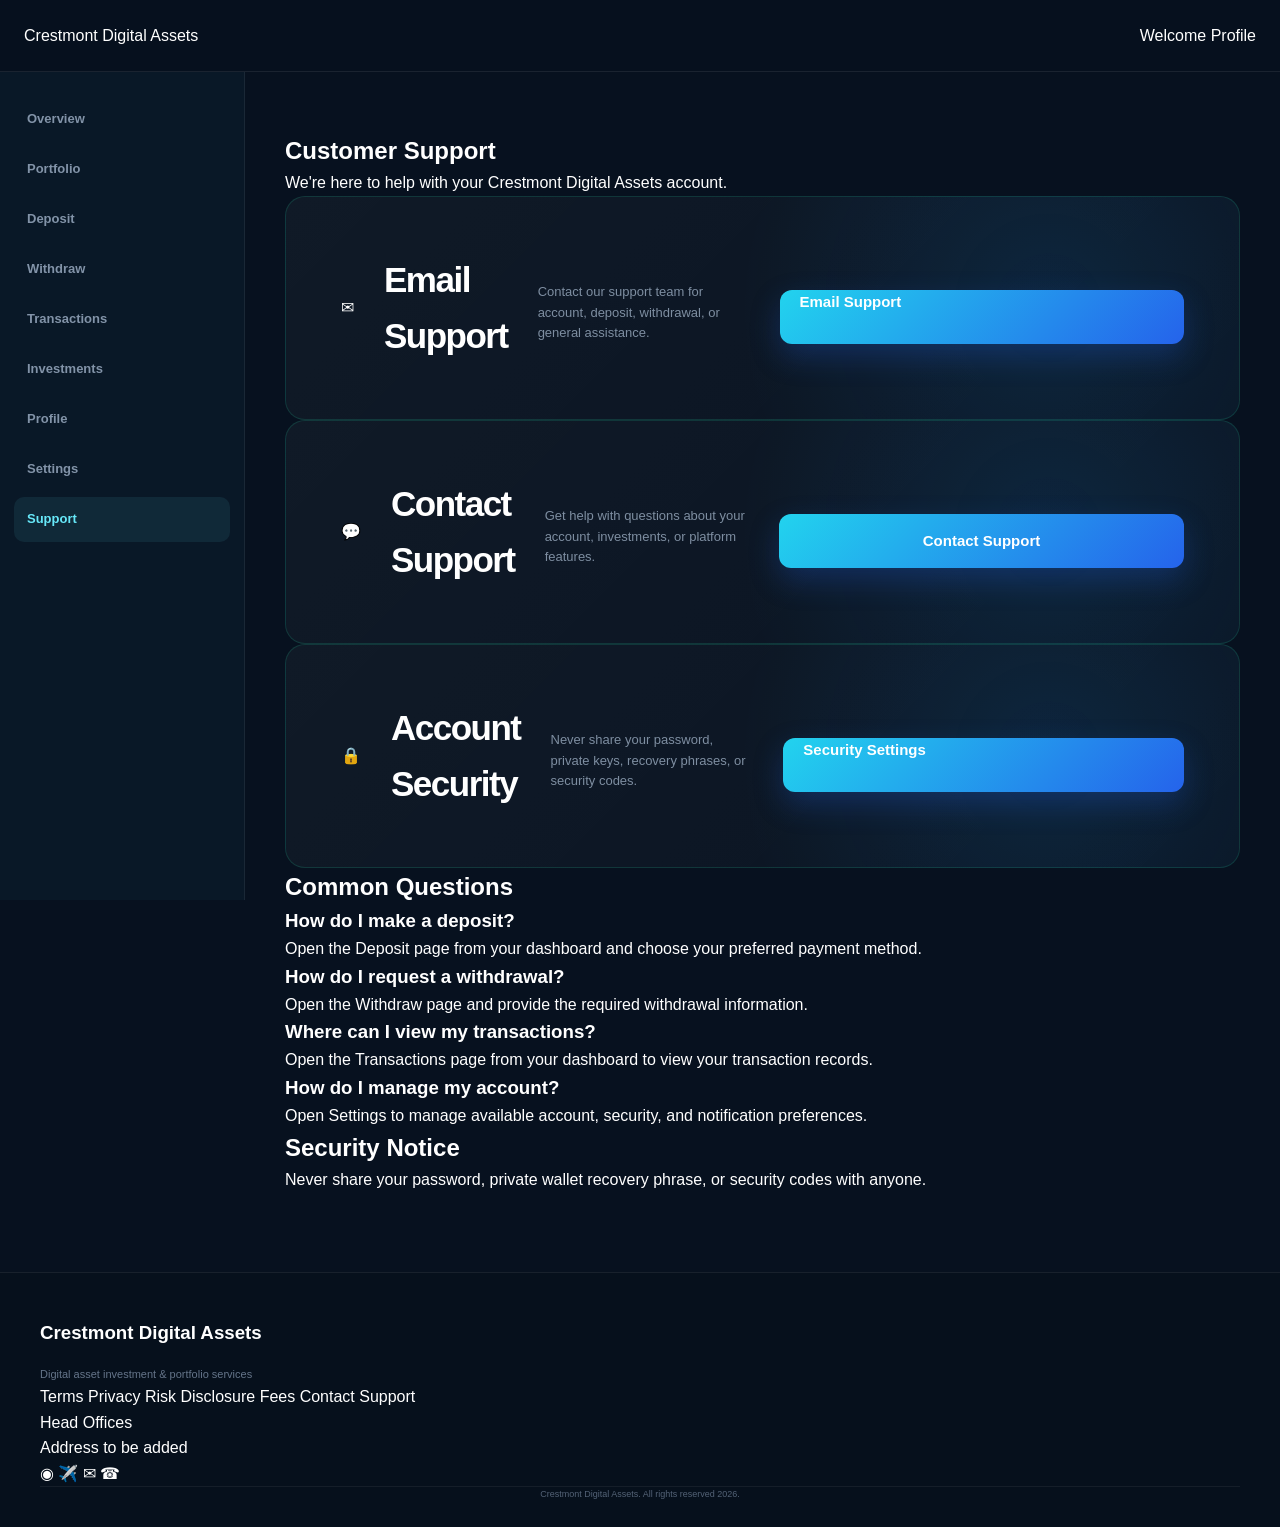
<file: support.html>
<!DOCTYPE html>
<html lang="en">
<head>
    <meta charset="UTF-8">
    <meta name="viewport" content="width=device-width, initial-scale=1.0">
    <title>Support | Crestmont Digital Assets</title>
    <link rel="stylesheet" href="style.css">
</head>

<body class="dashboard-page">

    <div class="dashboard-toast" id="dashboardToast" aria-live="polite"></div>

    <!-- HEADER -->
    <header class="dashboard-header">
        <div class="dashboard-brand">
            <a href="dashboard.html">Crestmont Digital Assets</a>
        </div>

        <div class="dashboard-user">
            <span>Welcome</span>
            <a href="profile.html" class="dashboard-profile-link">Profile</a>
        </div>
    </header>

    <div class="dashboard-layout">

        <!-- SIDEBAR -->
        <aside class="dashboard-sidebar">
            <nav class="dashboard-nav">

                <a href="dashboard.html" class="dashboard-nav-link">
                    Overview
                </a>

                <a href="dashboard.html#portfolio" class="dashboard-nav-link">
                    Portfolio
                </a>

                <a href="deposit.html" class="dashboard-nav-link">
                    Deposit
                </a>

                <a href="withdraw.html" class="dashboard-nav-link">
                    Withdraw
                </a>

                <a href="transactions.html" class="dashboard-nav-link">
                    Transactions
                </a>

                <a href="investments.html" class="dashboard-nav-link">
                    Investments
                </a>

                <a href="profile.html" class="dashboard-nav-link">
                    Profile
                </a>

                <a href="settings.html" class="dashboard-nav-link">
                    Settings
                </a>

                <a href="support.html" class="dashboard-nav-link active">
                    Support
                </a>

            </nav>
        </aside>

        <!-- MAIN -->
        <main class="dashboard-main">

            <section class="dashboard-section">

                <div class="dashboard-section-heading">
                    <h1>Customer Support</h1>
                    <p>
                        We're here to help with your Crestmont Digital Assets account.
                    </p>
                </div>

                <!-- SUPPORT OPTIONS -->
                <div class="support-grid">

                    <div class="support-card">
                        <div class="support-icon">✉</div>

                        <h2>Email Support</h2>

                        <p>
                            Contact our support team for account,
                            deposit, withdrawal, or general assistance.
                        </p>

                        <a href="mailto:support@crestmontdigitalassets.com"
                           class="auth-submit support-button">
                            Email Support
                        </a>
                    </div>

                    <div class="support-card">
                        <div class="support-icon">💬</div>

                        <h2>Contact Support</h2>

                        <p>
                            Get help with questions about your account,
                            investments, or platform features.
                        </p>

                        <button type="button"
                                class="auth-submit support-button"
                                id="supportContactButton">
                            Contact Support
                        </button>
                    </div>

                    <div class="support-card">
                        <div class="support-icon">🔒</div>

                        <h2>Account Security</h2>

                        <p>
                            Never share your password, private keys,
                            recovery phrases, or security codes.
                        </p>

                        <a href="settings.html"
                           class="auth-submit support-button">
                            Security Settings
                        </a>
                    </div>

                </div>

                <!-- COMMON QUESTIONS -->
                <div class="support-faq">

                    <h2>Common Questions</h2>

                    <div class="support-faq-item">
                        <h3>How do I make a deposit?</h3>
                        <p>
                            Open the Deposit page from your dashboard
                            and choose your preferred payment method.
                        </p>
                    </div>

                    <div class="support-faq-item">
                        <h3>How do I request a withdrawal?</h3>
                        <p>
                            Open the Withdraw page and provide the
                            required withdrawal information.
                        </p>
                    </div>

                    <div class="support-faq-item">
                        <h3>Where can I view my transactions?</h3>
                        <p>
                            Open the Transactions page from your dashboard
                            to view your transaction records.
                        </p>
                    </div>

                    <div class="support-faq-item">
                        <h3>How do I manage my account?</h3>
                        <p>
                            Open Settings to manage available account,
                            security, and notification preferences.
                        </p>
                    </div>

                </div>

                <!-- SECURITY NOTICE -->
                <div class="support-security-notice">

                    <h2>Security Notice</h2>

                    <p>
                        Never share your password, private wallet recovery
                        phrase, or security codes with anyone.
                    </p>

                </div>

            </section>

        </main>

    </div>

    <!-- FOOTER -->
    <footer class="dashboard-footer">

        <div class="footer-content">

            <div class="footer-brand">
                <h3>Crestmont Digital Assets</h3>

                <p>
                    Digital asset investment &amp; portfolio services
                </p>
            </div>

            <div class="footer-links">
                <a href="#">Terms</a>
                <a href="#">Privacy</a>
                <a href="#">Risk Disclosure</a>
                <a href="#">Fees</a>
                <a href="support.html">Contact Support</a>
            </div>

            <div class="footer-contact">

                <p>Head Offices</p>
                <p>Address to be added</p>

                <div class="footer-socials">
                    <a href="#" aria-label="WhatsApp">◉</a>
                    <a href="#" aria-label="Telegram">✈️</a>
                    <a href="mailto:support@crestmontdigitalassets.com"
                       aria-label="Email">✉</a>
                    <a href="#" aria-label="Phone">☎</a>
                </div>

            </div>

        </div>

        <div class="footer-bottom">
            <p>
                Crestmont Digital Assets. All rights reserved 2026.
            </p>
        </div>

    </footer>

    <script src="script.js"></script>

    <script>
        const supportContactButton =
            document.getElementById("supportContactButton");

        if (supportContactButton) {
            supportContactButton.addEventListener("click", function () {
                alert(
                    "Customer support messaging will be connected when the secure support system is added."
                );
            });
        }

 <script src="https://cdn.jsdelivr.net/npm/@supabase/supabase-js@2"></script>
<script src="script.js"></script>

</body>
</html>
</file>
<file: style.css>
/* =========================================================
   CRESTMONT DIGITAL ASSETS
   MAIN WEBSITE STYLES
========================================================= */

/* ---------- RESET ---------- */

* {
    margin: 0;
    padding: 0;
    box-sizing: border-box;
}

html {
    scroll-behavior: smooth;
}

body {
    font-family: Inter, -apple-system, BlinkMacSystemFont, "Segoe UI",
        Roboto, Helvetica, Arial, sans-serif;
    background: #07111f;
    color: #ffffff;
    line-height: 1.6;
    overflow-x: hidden;
}

a {
    color: inherit;
    text-decoration: none;
}

button {
    font: inherit;
}

img {
    max-width: 100%;
    display: block;
}


/* ---------- GLOBAL CONTAINER ---------- */

.container {
    width: min(1180px, calc(100% - 40px));
    margin: 0 auto;
}


/* =========================================================
   HEADER
========================================================= */

.site-header {
    position: sticky;
    top: 0;
    z-index: 1000;
    width: 100%;
    background: rgba(7, 17, 31, 0.88);
    border-bottom: 1px solid rgba(255, 255, 255, 0.07);
    backdrop-filter: blur(18px);
    -webkit-backdrop-filter: blur(18px);
}

.nav-container {
    min-height: 82px;
    display: flex;
    align-items: center;
    justify-content: space-between;
    gap: 25px;
}


/* ---------- LOGO ---------- */

.logo {
    display: inline-flex;
    align-items: center;
    gap: 11px;
    flex-shrink: 0;
}

.logo-mark {
    width: 43px;
    height: 43px;
    display: grid;
    place-items: center;
    border-radius: 13px;
    background: linear-gradient(135deg, #24d6a3, #0e8dff);
    color: #ffffff;
    font-size: 22px;
    font-weight: 800;
    box-shadow: 0 10px 35px rgba(14, 141, 255, 0.25);
}

.logo-text {
    display: flex;
    flex-direction: column;
    line-height: 1.05;
}

.logo-text strong {
    font-size: 16px;
    letter-spacing: -0.3px;
}

.logo-text small {
    margin-top: 4px;
    color: #8494aa;
    font-size: 9px;
    letter-spacing: 1.7px;
    text-transform: uppercase;
}


/* ---------- NAV ---------- */

.main-nav {
    display: flex;
    align-items: center;
    gap: 28px;
}

.main-nav a {
    color: #aebaca;
    font-size: 13px;
    font-weight: 500;
    transition: 0.25s ease;
}

.main-nav a:hover {
    color: #ffffff;
}


/* ---------- BUTTONS ---------- */

.nav-actions {
    display: flex;
    align-items: center;
    gap: 10px;
}

.btn {
    display: inline-flex;
    align-items: center;
    justify-content: center;
    gap: 9px;
    min-height: 43px;
    padding: 0 18px;
    border-radius: 10px;
    font-size: 13px;
    font-weight: 700;
    border: 1px solid transparent;
    transition: transform 0.25s ease,
                background 0.25s ease,
                border-color 0.25s ease,
                box-shadow 0.25s ease;
}

.btn:hover {
    transform: translateY(-2px);
}

.btn-primary {
    background: linear-gradient(135deg, #1ed5a0, #0d9cff);
    color: #ffffff;
    box-shadow: 0 12px 35px rgba(14, 156, 255, 0.18);
}

.btn-primary:hover {
    box-shadow: 0 15px 40px rgba(14, 156, 255, 0.28);
}

.btn-outline {
    border-color: rgba(255, 255, 255, 0.13);
    background: rgba(255, 255, 255, 0.025);
    color: #ffffff;
}

.btn-outline:hover {
    background: rgba(255, 255, 255, 0.07);
}

.btn-ghost {
    border-color: rgba(255, 255, 255, 0.1);
    color: #ffffff;
    background: rgba(255, 255, 255, 0.025);
}

.btn-light {
    background: #ffffff;
    color: #07111f;
}

.btn-large {
    min-height: 53px;
    padding: 0 23px;
    border-radius: 12px;
}

.mobile-menu-btn {
    display: none;
    width: 43px;
    height: 43px;
    border: 1px solid rgba(255, 255, 255, 0.1);
    background: rgba(255, 255, 255, 0.04);
    color: #ffffff;
    border-radius: 10px;
    cursor: pointer;
    font-size: 21px;
}


/* =========================================================
   HERO
========================================================= */

.hero {
    position: relative;
    min-height: 700px;
    display: flex;
    align-items: center;
    overflow: hidden;
    background:
        radial-gradient(circle at 75% 20%, rgba(14, 156, 255, 0.15), transparent 30%),
        radial-gradient(circle at 20% 80%, rgba(30, 213, 160, 0.09), transparent 30%),
        #07111f;
}

.hero::before {
    content: "";
    position: absolute;
    inset: 0;
    opacity: 0.22;
    background-image:
        linear-gradient(rgba(255,255,255,0.025) 1px, transparent 1px),
        linear-gradient(90deg, rgba(255,255,255,0.025) 1px, transparent 1px);
    background-size: 60px 60px;
    mask-image: linear-gradient(to bottom, black, transparent);
}

.hero-background {
    position: absolute;
    inset: 0;
    pointer-events: none;
}

.glow {
    position: absolute;
    width: 420px;
    height: 420px;
    border-radius: 50%;
    filter: blur(90px);
    opacity: 0.16;
}

.glow-one {
    right: 8%;
    top: 8%;
    background: #0d9cff;
}

.glow-two {
    left: 10%;
    bottom: -15%;
    background: #1ed5a0;
}

.hero-content {
    position: relative;
    z-index: 2;
    padding: 100px 0 115px;
    max-width: 900px;
}

.hero-badge {
    display: inline-flex;
    align-items: center;
    gap: 9px;
    padding: 8px 13px;
    border-radius: 999px;
    border: 1px solid rgba(255, 255, 255, 0.1);
    background: rgba(255, 255, 255, 0.04);
    color: #b7c3d2;
    font-size: 11px;
    font-weight: 600;
    letter-spacing: 0.3px;
    margin-bottom: 27px;
}

.status-dot {
    width: 7px;
    height: 7px;
    border-radius: 50%;
    background: #24d6a3;
    box-shadow: 0 0 12px rgba(36, 214, 163, 0.8);
}

.hero h1 {
    max-width: 850px;
    font-size: clamp(48px, 7vw, 82px);
    line-height: 0.98;
    letter-spacing: -4px;
    font-weight: 800;
}

.hero h1 span {
    display: block;
    background: linear-gradient(100deg, #26d6a5, #21a9ff);
    -webkit-background-clip: text;
    background-clip: text;
    color: transparent;
}

.hero-description {
    max-width: 650px;
    margin-top: 28px;
    color: #91a0b3;
    font-size: 17px;
    line-height: 1.8;
}

.hero-actions {
    display: flex;
    flex-wrap: wrap;
    gap: 12px;
    margin-top: 34px;
}

.hero-trust {
    display: flex;
    flex-wrap: wrap;
    gap: 40px;
    margin-top: 55px;
}

.hero-trust div {
    display: flex;
    flex-direction: column;
}

.hero-trust strong {
    font-size: 13px;
}

.hero-trust span {
    color: #66768a;
    font-size: 11px;
    margin-top: 2px;
}


/* =========================================================
   BONUS
========================================================= */

.bonus-section {
    position: relative;
    z-index: 5;
    margin-top: -35px;
}

.bonus-card {
    min-height: 120px;
    padding: 25px 30px;
    display: flex;
    align-items: center;
    gap: 22px;
    border: 1px solid rgba(36, 214, 163, 0.18);
    border-radius: 18px;
    background:
        linear-gradient(135deg,
        rgba(20, 53, 66, 0.9),
        rgba(11, 32, 48, 0.95));
    box-shadow: 0 25px 70px rgba(0, 0, 0, 0.28);
}

.bonus-icon {
    width: 54px;
    height: 54px;
    flex-shrink: 0;
    display: grid;
    place-items: center;
    border-radius: 15px;
    background: rgba(36, 214, 163, 0.12);
    color: #27d7a6;
    font-size: 23px;
    font-weight: 800;
}

.bonus-content {
    flex: 1;
}

.bonus-label {
    display: block;
    color: #28d8a6;
    font-size: 9px;
    font-weight: 800;
    letter-spacing: 1.8px;
    margin-bottom: 4px;
}

.bonus-content h2 {
    font-size: 21px;
    letter-spacing: -0.5px;
}

.bonus-content p {
    margin-top: 3px;
    color: #8393a7;
    font-size: 12px;
}


/* =========================================================
   GENERAL SECTIONS
========================================================= */

.section {
    padding: 115px 0;
}

.section-heading {
    max-width: 700px;
    margin-bottom: 55px;
}

.section-label {
    display: inline-block;
    margin-bottom: 12px;
    color: #25d4a4;
    font-size: 10px;
    font-weight: 800;
    letter-spacing: 2px;
}

.section-heading h2 {
    font-size: clamp(34px, 5vw, 52px);
    line-height: 1.08;
    letter-spacing: -2px;
}

.section-heading p {
    margin-top: 17px;
    color: #8291a4;
    font-size: 15px;
    max-width: 620px;
}


/* =========================================================
   HOW IT WORKS
========================================================= */

.how-section {
    background: #081321;
}

.steps-grid {
    display: grid;
    grid-template-columns: repeat(4, 1fr);
    gap: 15px;
}

.step-card {
    min-height: 250px;
    padding: 28px;
    border: 1px solid rgba(255, 255, 255, 0.07);
    border-radius: 16px;
    background: rgba(255, 255, 255, 0.025);
    transition: 0.3s ease;
}

.step-card:hover {
    transform: translateY(-5px);
    border-color: rgba(36, 214, 163, 0.22);
    background: rgba(255, 255, 255, 0.04);
}

.step-number {
    color: #2bdbab;
    font-size: 12px;
    font-weight: 800;
    letter-spacing: 1px;
    margin-bottom: 55px;
}

.step-card h3 {
    font-size: 18px;
    letter-spacing: -0.4px;
}

.step-card p {
    color: #77879b;
    font-size: 12px;
    margin-top: 9px;
    line-height: 1.7;
}


/* =========================================================
   MARKET
========================================================= */

.markets-section {
    background: #07111f;
}

.market-heading {
    max-width: none;
    display: flex;
    align-items: flex-end;
    justify-content: space-between;
    gap: 30px;
}

.market-status {
    display: inline-flex;
    align-items: center;
    gap: 8px;
    padding: 9px 13px;
    border: 1px solid rgba(255, 255, 255, 0.08);
    border-radius: 999px;
    color: #8c9bae;
    font-size: 11px;
}

.market-table-wrapper {
    width: 100%;
    overflow-x: auto;
    border: 1px solid rgba(255, 255, 255, 0.07);
    border-radius: 17px;
    background: rgba(255, 255, 255, 0.018);
}

.market-table {
    width: 100%;
    min-width: 850px;
    border-collapse: collapse;
}

.market-table th {
    padding: 17px 20px;
    color: #647489;
    font-size: 9px;
    font-weight: 800;
    letter-spacing: 1.2px;
    text-transform: uppercase;
    text-align: left;
    background: rgba(255, 255, 255, 0.025);
}

.market-table td {
    padding: 19px 20px;
    border-top: 1px solid rgba(255, 255, 255, 0.055);
    font-size: 13px;
}

.market-table tbody tr {
    transition: 0.2s ease;
}

.market-table tbody tr:hover {
    background: rgba(255, 255, 255, 0.025);
}

.asset-name {
    display: flex;
    align-items: center;
    gap: 12px;
}

.asset-name strong {
    display: block;
    font-size: 13px;
}

.asset-name small {
    display: block;
    margin-top: 1px;
    color: #657489;
    font-size: 9px;
    letter-spacing: 0.8px;
}

.coin-icon {
    width: 37px;
    height: 37px;
    display: grid;
    place-items: center;
    flex-shrink: 0;
    border-radius: 50%;
    font-size: 16px;
    font-weight: 800;
}

.btc {
    background: rgba(247, 147, 26, 0.14);
    color: #f7931a;
}

.eth {
    background: rgba(98, 126, 234, 0.14);
    color: #7e91ed;
}

.usdt {
    background: rgba(38, 161, 123, 0.14);
    color: #26a17b;
}

.bnb {
    background: rgba(243, 186, 47, 0.14);
    color: #f3ba2f;
}

.xrp {
    background: rgba(150, 160, 175, 0.12);
    color: #b8c1cd;
}

.sol {
    background: rgba(120, 95, 255, 0.14);
    color: #a58fff;
}

.coin-price {
    font-weight: 700;
    white-space: nowrap;
}

.change-positive {
    color: #25d5a2;
    font-weight: 700;
}

.mini-chart {
    height: 28px;
    width: 95px;
    display: flex;
    align-items: flex-end;
    gap: 4px;
}

.mini-chart span {
    width: 8px;
    border-radius: 3px 3px 1px 1px;
    background: linear-gradient(to top, #1e9fca, #27d8a5);
    opacity: 0.85;
}

.mini-chart span:nth-child(1) {
    height: 30%;
}

.mini-chart span:nth-child(2) {
    height: 46%;
}

.mini-chart span:nth-child(3) {
    height: 38%;
}

.mini-chart span:nth-child(4) {
    height: 65%;
}

.mini-chart span:nth-child(5) {
    height: 55%;
}

.mini-chart span:nth-child(6) {
    height: 82%;
}

.mini-chart span:nth-child(7) {
    height: 95%;
}

.table-btn {
    display: inline-flex;
    align-items: center;
    justify-content: center;
    min-height: 32px;
    padding: 0 13px;
    border: 1px solid rgba(36, 214, 163, 0.2);
    border-radius: 8px;
    color: #28d8a6;
    font-size: 10px;
    font-weight: 800;
    transition: 0.2s ease;
}

.table-btn:hover {
    background: rgba(36, 214, 163, 0.1);
}

.market-disclaimer {
    margin-top: 15px;
    color: #596a7e;
    font-size: 10px;
}


/* =========================================================
   PLANS
========================================================= */

.plans-section {
    background: #081321;
}

.plans-grid {
    display: grid;
    grid-template-columns: repeat(4, 1fr);
    gap: 16px;
}

.plan-card {
    position: relative;
    padding: 30px 25px 25px;
    min-height: 430px;
    display: flex;
    flex-direction: column;
    border: 1px solid rgba(255, 255, 255, 0.07);
    border-radius: 17px;
    background: rgba(255, 255, 255, 0.025);
    overflow: hidden;
}

.plan-card.featured {
    border-color: rgba(36, 214, 163, 0.28);
    background:
        linear-gradient(180deg,
        rgba(36, 214, 163, 0.07),
        rgba(255, 255, 255, 0.02));
}

.plan-tag {
    color: #27d6a5;
    font-size: 9px;
    font-weight: 800;
    letter-spacing: 1.6px;
}

.plan-card h3 {
    margin-top: 12px;
    font-size: 26px;
    letter-spacing: -1px;
}

.plan-card > p {
    margin-top: 10px;
    color: #79899c;
    font-size: 12px;
    line-height: 1.7;
}

.plan-card ul {
    list-style: none;
    margin: 28px 0;
    display: flex;
    flex-direction: column;
    gap: 11px;
}

.plan-card li {
    position: relative;
    padding-left: 19px;
    color: #b5c0ce;
    font-size: 11px;
}

.plan-card li::before {
    content: "✓";
    position: absolute;
    left: 0;
    color: #26d6a4;
    font-weight: 800;
}

.plan-btn {
    width: 100%;
    min-height: 43px;
    display: grid;
    place-items: center;
    margin-top: auto;
    border: 1px solid rgba(255, 255, 255, 0.1);
    border-radius: 9px;
    color: #ffffff;
    font-size: 11px;
    font-weight: 800;
    transition: 0.25s ease;
}

.plan-btn:hover {
    background: rgba(255, 255, 255, 0.06);
}

.popular-badge {
    position: absolute;
    top: 17px;
    right: 17px;
    padding: 5px 8px;
    border-radius: 5px;
    background: rgba(36, 214, 163, 0.12);
    color: #27d6a5;
    font-size: 7px;
    font-weight: 800;
    letter-spacing: 1px;
}


/* =========================================================
   FAQ
========================================================= */

.faq-section {
    background: #07111f;
}

.faq-list {
    max-width: 850px;
    margin: 0 auto;
}

.faq-list details {
    border-top: 1px solid rgba(255, 255, 255, 0.08);
}

.faq-list details:last-child {
    border-bottom: 1px solid rgba(255, 255, 255, 0.08);
}

.faq-list summary {
    min-height: 70px;
    display: flex;
    align-items: center;
    justify-content: space-between;
    gap: 20px;
    cursor: pointer;
    list-style: none;
    color: #dbe2ea;
    font-size: 14px;
    font-weight: 650;
}

.faq-list summary::-webkit-details-marker {
    display: none;
}

.faq-list summary span {
    color: #2bd9aa;
    font-size: 21px;
    font-weight: 300;
    transition: 0.2s ease;
}

.faq-list details[open] summary span {
    transform: rotate(45deg);
}

.faq-list details p {
    max-width: 720px;
    padding: 0 40px 25px 0;
    color: #77879a;
    font-size: 12px;
    line-height: 1.8;
}


/* =========================================================
   SUPPORT
========================================================= */

.support-section {
    padding: 0 0 115px;
    background: #07111f;
}

.support-card {
    padding: 55px;
    display: flex;
    align-items: center;
    justify-content: space-between;
    gap: 30px;
    border: 1px solid rgba(36, 214, 163, 0.16);
    border-radius: 20px;
    background:
        radial-gradient(circle at 80% 50%, rgba(20, 156, 255, 0.12), transparent 40%),
        linear-gradient(135deg, rgba(255,255,255,0.04), rgba(255,255,255,0.015));
}

.support-card h2 {
    font-size: 35px;
    letter-spacing: -1.5px;
}

.support-card p {
    max-width: 600px;
    margin-top: 10px;
    color: #7e8ea1;
    font-size: 13px;
}


/* =========================================================
   FOOTER
========================================================= */

.site-footer {
    background: #050c16;
    border-top: 1px solid rgba(255, 255, 255, 0.07);
}

.footer-grid {
    padding: 70px 0;
    display: grid;
    grid-template-columns: 1.5fr 1fr 1fr 1fr;
    gap: 45px;
}

.footer-brand > p {
    max-width: 250px;
    margin-top: 17px;
    color: #65758a;
    font-size: 11px;
    line-height: 1.7;
}

.footer-column {
    display: flex;
    flex-direction: column;
    align-items: flex-start;
}

.footer-column h4 {
    margin-bottom: 17px;
    color: #ffffff;
    font-size: 11px;
    letter-spacing: 0.3px;
}

.footer-column p,
.footer-column a {
    color: #68788c;
    font-size: 10px;
    line-height: 2;
}

.footer-column a:hover {
    color: #26d6a4;
}

.social-icons {
    display: flex;
    gap: 7px;
    margin-top: 14px;
}

.social-icons a {
    width: 31px;
    height: 31px;
    display: grid;
    place-items: center;
    border: 1px solid rgba(255,255,255,0.08);
    border-radius: 8px;
    color: #8a99aa;
    font-size: 9px;
    transition: 0.2s ease;
}

.social-icons a:hover {
    color: #ffffff;
    background: rgba(255,255,255,0.06);
}

.footer-bottom {
    border-top: 1px solid rgba(255,255,255,0.06);
}

.footer-bottom .container {
    min-height: 65px;
    display: flex;
    align-items: center;
    justify-content: center;
}

.footer-bottom p {
    color: #536276;
    font-size: 9px;
    text-align: center;
}


/* =========================================================
   RESPONSIVE — TABLET
========================================================= */

@media (max-width: 1050px) {

    .main-nav {
        gap: 17px;
    }

    .main-nav a {
        font-size: 11px;
    }

    .steps-grid,
    .plans-grid {
        grid-template-columns: repeat(2, 1fr);
    }

    .footer-grid {
        grid-template-columns: repeat(2, 1fr);
    }
}


/* =========================================================
   RESPONSIVE — MOBILE
========================================================= */

@media (max-width: 760px) {

    .container {
        width: min(100% - 28px, 600px);
    }

    .site-header {
        position: relative;
    }

    .nav-container {
        min-height: 70px;
    }

    .main-nav,
    .nav-actions {
        display: none;
    }

    .mobile-menu-btn {
        display: grid;
        place-items: center;
    }

    .hero {
        min-height: 650px;
    }

    .hero-content {
        padding: 80px 0 95px;
    }

    .hero h1 {
        font-size: clamp(43px, 14vw, 62px);
        letter-spacing: -3px;
    }

    .hero-description {
        font-size: 14px;
    }

    .hero-actions {
        flex-direction: column;
    }

    .hero-actions .btn {
        width: 100%;
    }

    .hero-trust {
        gap: 25px;
        margin-top: 42px;
    }

    .bonus-section {
        margin-top: -25px;
    }

    .bonus-card {
        align-items: flex-start;
        flex-direction: column;
        padding: 24px;
    }

    .bonus-card .btn {
        width: 100%;
    }

    .section {
        padding: 80px 0;
    }

    .section-heading {
        margin-bottom: 40px;
    }

    .market-heading {
        align-items: flex-start;
        flex-direction: column;
    }

    .steps-grid,
    .plans-grid {
        grid-template-columns: 1fr;
    }

    .step-card {
        min-height: 210px;
    }

    .step-number {
        margin-bottom: 35px;
    }

    .support-section {
        padding-bottom: 80px;
    }

    .support-card {
        align-items: flex-start;
        flex-direction: column;
        padding: 32px 25px;
    }

    .support-card h2 {
        font-size: 30px;
    }

    .support-card .btn {
        width: 100%;
    }

    .footer-grid {
        grid-template-columns: 1fr;
        gap: 35px;
        padding: 55px 0;
    }
}


/* =========================================================
   SMALL MOBILE
========================================================= */

@media (max-width: 420px) {

    .logo-mark {
        width: 39px;
        height: 39px;
    }

    .logo-text strong {
        font-size: 14px;
    }

    .hero h1 {
        font-size: 42px;
    }

    .hero-trust {
        display: grid;
        grid-template-columns: 1fr 1fr;
    }

    .bonus-content h2 {
        font-size: 18px;
    }
}

/* =========================================================
   JAVASCRIPT INTERACTIONS
========================================================= */

.header-scrolled {
    box-shadow: 0 10px 40px rgba(0, 0, 0, 0.18);
}

.reveal-element {
    opacity: 0;
    transform: translateY(22px);
    transition:
        opacity 0.7s ease,
        transform 0.7s ease;
}

.reveal-element.revealed {
    opacity: 1;
    transform: translateY(0);
}

.market-row-active {
    background: rgba(255, 255, 255, 0.035);
}

@media (max-width: 760px) {

    .main-nav.mobile-nav-open {
        position: absolute;
        top: 70px;
        left: 14px;
        right: 14px;

        display: flex;
        flex-direction: column;
        align-items: stretch;
        gap: 0;

        padding: 10px;

        border: 1px solid rgba(255, 255, 255, 0.08);
        border-radius: 14px;

        background: rgba(7, 17, 31, 0.97);

        box-shadow: 0 25px 60px rgba(0, 0, 0, 0.35);
    }

    .main-nav.mobile-nav-open a {
        padding: 14px;
        border-radius: 8px;
    }

    .main-nav.mobile-nav-open a:hover {
        background: rgba(255, 255, 255, 0.05);
    }

}

/* =========================================================
   CRESTMONT AUTHENTICATION PAGES
   Registration + Sign In
   ========================================================= */

.auth-page {
    min-height: 100vh;
    margin: 0;
    padding: 40px 20px;
    background:
        radial-gradient(
            circle at 15% 20%,
            rgba(37, 99, 235, 0.18),
            transparent 35%
        ),
        radial-gradient(
            circle at 85% 80%,
            rgba(16, 185, 129, 0.12),
            transparent 35%
        ),
        #07111f;
    color: #ffffff;
}

.auth-container {
    width: 100%;
    max-width: 720px;
    margin: 0 auto;
}

.auth-card {
    width: 100%;
    padding: 42px;
    border: 1px solid rgba(255, 255, 255, 0.10);
    border-radius: 24px;
    background: rgba(11, 25, 43, 0.92);
    box-shadow:
        0 30px 80px rgba(0, 0, 0, 0.35),
        inset 0 1px 0 rgba(255, 255, 255, 0.04);
    backdrop-filter: blur(18px);
}

.auth-logo {
    display: block;
    margin-bottom: 38px;
    color: #ffffff;
    font-size: 24px;
    font-weight: 800;
    text-align: center;
    text-decoration: none;
    letter-spacing: -0.5px;
}

.auth-logo span {
    color: #67e8f9;
}

.auth-heading {
    margin-bottom: 30px;
    text-align: center;
}

.auth-eyebrow {
    margin: 0 0 10px;
    color: #67e8f9;
    font-size: 12px;
    font-weight: 800;
    letter-spacing: 2px;
}

.auth-heading h1 {
    margin: 0 0 12px;
    color: #ffffff;
    font-size: 36px;
    line-height: 1.15;
}

.auth-heading p {
    max-width: 560px;
    margin: 0 auto;
    color: #9fb0c4;
    font-size: 15px;
    line-height: 1.7;
}

.auth-form {
    width: 100%;
}

.form-row {
    display: grid;
    grid-template-columns: repeat(2, minmax(0, 1fr));
    gap: 18px;
}

.form-group {
    margin-bottom: 20px;
}

.form-group label {
    display: block;
    margin-bottom: 8px;
    color: #e8eef7;
    font-size: 14px;
    font-weight: 700;
}

.form-group label span {
    color: #8191a6;
    font-size: 12px;
    font-weight: 500;
}

.form-group input,
.form-group select {
    width: 100%;
    min-height: 52px;
    box-sizing: border-box;
    padding: 0 15px;
    border: 1px solid rgba(255, 255, 255, 0.12);
    border-radius: 12px;
    outline: none;
    background: rgba(255, 255, 255, 0.045);
    color: #ffffff;
    font-family: inherit;
    font-size: 14px;
    transition:
        border-color 0.2s ease,
        background 0.2s ease,
        box-shadow 0.2s ease;
}

.form-group input::placeholder {
    color: #66788f;
}

.form-group input:focus,
.form-group select:focus {
    border-color: rgba(103, 232, 249, 0.75);
    background: rgba(255, 255, 255, 0.07);
    box-shadow: 0 0 0 3px rgba(103, 232, 249, 0.08);
}

.form-group select {
    cursor: pointer;
}

.form-group select option {
    background: #0b192b;
    color: #ffffff;
}

.password-help {
    display: block;
    margin-top: 7px;
    color: #71839a;
    font-size: 12px;
    line-height: 1.5;
}

.checkbox-group {
    margin: 15px 0;
}

.checkbox-label {
    display: flex;
    align-items: flex-start;
    gap: 10px;
    color: #9fb0c4;
    font-size: 13px;
    line-height: 1.55;
    cursor: pointer;
}

.checkbox-label input {
    width: 17px;
    height: 17px;
    margin: 2px 0 0;
    flex: 0 0 auto;
    accent-color: #67e8f9;
    cursor: pointer;
}

.checkbox-label a {
    color: #67e8f9;
    text-decoration: none;
}

.checkbox-label a:hover {
    text-decoration: underline;
}

.auth-submit {
    width: 100%;
    min-height: 54px;
    margin-top: 18px;
    padding: 0 20px;
    border: 0;
    border-radius: 12px;
    background: linear-gradient(
        135deg,
        #22d3ee,
        #2563eb
    );
    color: #ffffff;
    font-family: inherit;
    font-size: 15px;
    font-weight: 800;
    cursor: pointer;
    box-shadow: 0 12px 30px rgba(37, 99, 235, 0.25);
    transition:
        transform 0.2s ease,
        box-shadow 0.2s ease,
        opacity 0.2s ease;
}

.auth-submit:hover {
    transform: translateY(-2px);
    box-shadow: 0 16px 35px rgba(37, 99, 235, 0.32);
}

.auth-submit:active {
    transform: translateY(0);
}

.auth-submit:disabled {
    opacity: 0.6;
    cursor: not-allowed;
    transform: none;
}

.auth-message {
    display: none;
    margin-top: 15px;
    padding: 12px 14px;
    border-radius: 10px;
    font-size: 13px;
    line-height: 1.5;
}

.auth-message.show {
    display: block;
}

.auth-message.error {
    border: 1px solid rgba(248, 113, 113, 0.25);
    background: rgba(248, 113, 113, 0.08);
    color: #fca5a5;
}

.auth-message.success {
    border: 1px solid rgba(52, 211, 153, 0.25);
    background: rgba(52, 211, 153, 0.08);
    color: #6ee7b7;
}

.auth-footer-text {
    margin-top: 25px;
    color: #8191a6;
    font-size: 14px;
    text-align: center;
}

.auth-footer-text a {
    color: #67e8f9;
    font-weight: 700;
    text-decoration: none;
}

.auth-footer-text a:hover {
    text-decoration: underline;
}

.back-home {
    display: block;
    margin-top: 25px;
    color: #71839a;
    font-size: 13px;
    text-align: center;
    text-decoration: none;
    transition: color 0.2s ease;
}

.back-home:hover {
    color: #67e8f9;
}

/* Sign In */

.signin-options {
    display: flex;
    align-items: center;
    justify-content: space-between;
    gap: 15px;
    margin: 5px 0;
}

.signin-options a {
    color: #67e8f9;
    font-size: 13px;
    font-weight: 700;
    text-decoration: none;
}

.signin-options a:hover {
    text-decoration: underline;
}

.auth-divider {
    display: flex;
    align-items: center;
    gap: 15px;
    margin: 30px 0;
    color: #607188;
    font-size: 11px;
    font-weight: 700;
}

.auth-divider::before,
.auth-divider::after {
    content: "";
    height: 1px;
    flex: 1;
    background: rgba(255, 255, 255, 0.08);
}

.create-account-prompt {
    text-align: center;
}

.create-account-prompt p {
    margin: 0 0 13px;
    color: #8191a6;
    font-size: 13px;
}

.secondary-auth-button {
    display: flex;
    align-items: center;
    justify-content: center;
    min-height: 50px;
    border: 1px solid rgba(103, 232, 249, 0.35);
    border-radius: 12px;
    color: #67e8f9;
    font-size: 14px;
    font-weight: 800;
    text-decoration: none;
    transition:
        background 0.2s ease,
        border-color 0.2s ease,
        transform 0.2s ease;
}

.secondary-auth-button:hover {
    border-color: rgba(103, 232, 249, 0.7);
    background: rgba(103, 232, 249, 0.06);
    transform: translateY(-1px);
}

/* Mobile */

@media (max-width: 650px) {

    .auth-page {
        padding: 20px 12px;
    }

    .auth-card {
        padding: 28px 20px;
        border-radius: 18px;
    }

    .auth-logo {
        margin-bottom: 30px;
        font-size: 21px;
    }

    .auth-heading h1 {
        font-size: 29px;
    }

    .auth-heading p {
        font-size: 14px;
    }

    .form-row {
        grid-template-columns: 1fr;
        gap: 0;
    }

    .form-group {
        margin-bottom: 17px;
    }

    .signin-options {
        align-items: flex-start;
    }

}

@media (max-width: 400px) {

    .auth-card {
        padding: 24px 16px;
    }

    .auth-heading h1 {
        font-size: 26px;
    }

    .signin-options {
        flex-direction: column;
        gap: 12px;
    }

}

/* =========================================================
   CRESTMONT DASHBOARD
   ========================================================= */

.dashboard-page {
    min-height: 100vh;
    margin: 0;
    background: #07111f;
    color: #ffffff;
}

.dashboard-header {
    position: fixed;
    top: 0;
    left: 0;
    right: 0;
    z-index: 1000;

    height: 72px;
    display: flex;
    align-items: center;
    justify-content: space-between;

    padding: 0 24px;

    background: rgba(7, 17, 31, 0.96);
    border-bottom: 1px solid rgba(255, 255, 255, 0.08);

    backdrop-filter: blur(18px);
}

.dashboard-header-left,
.dashboard-header-right {
    display: flex;
    align-items: center;
}

.dashboard-header-left {
    gap: 14px;
}

.dashboard-header-right {
    gap: 18px;
}

.dashboard-logo {
    color: #ffffff;
    font-size: 20px;
    font-weight: 800;
    text-decoration: none;
}

.dashboard-logo span {
    color: #67e8f9;
}

.dashboard-menu-btn,
.dashboard-icon-btn {
    width: 42px;
    height: 42px;

    display: flex;
    align-items: center;
    justify-content: center;

    border: 1px solid rgba(255, 255, 255, 0.10);
    border-radius: 10px;

    background: rgba(255, 255, 255, 0.04);
    color: #ffffff;

    cursor: pointer;
}

.dashboard-menu-btn {
    display: none;
}

.dashboard-icon-btn {
    position: relative;
    font-size: 17px;
}

.notification-dot {
    position: absolute;
    top: 8px;
    right: 8px;

    width: 7px;
    height: 7px;

    border-radius: 50%;
    background: #67e8f9;

    display: none;
}

.dashboard-profile {
    display: flex;
    align-items: center;
    gap: 9px;

    color: #ffffff;
    text-decoration: none;
}

.profile-avatar,
.large-profile-avatar {
    display: flex;
    align-items: center;
    justify-content: center;

    border-radius: 50%;

    background: linear-gradient(
        135deg,
        #22d3ee,
        #2563eb
    );

    color: #ffffff;
    font-weight: 800;
}

.profile-avatar {
    width: 38px;
    height: 38px;
    font-size: 14px;
}

.profile-name {
    color: #dbe7f5;
    font-size: 13px;
    font-weight: 700;
}


/* DASHBOARD LAYOUT */

.dashboard-layout {
    display: flex;
    min-height: 100vh;
    padding-top: 72px;
}

.dashboard-sidebar {
    position: fixed;
    top: 72px;
    bottom: 0;
    left: 0;

    width: 245px;

    overflow-y: auto;

    padding: 25px 14px;

    background: #091827;
    border-right: 1px solid rgba(255, 255, 255, 0.07);
}

.dashboard-nav {
    display: flex;
    flex-direction: column;
    gap: 5px;
}

.dashboard-nav-link {
    display: flex;
    align-items: center;
    gap: 13px;

    min-height: 45px;
    padding: 0 13px;

    border-radius: 10px;

    color: #8293a8;

    font-size: 13px;
    font-weight: 700;

    text-decoration: none;

    transition:
        background 0.2s ease,
        color 0.2s ease;
}

.dashboard-nav-link span:first-child {
    width: 20px;
    text-align: center;
}

.dashboard-nav-link:hover,
.dashboard-nav-link.active {
    background: rgba(103, 232, 249, 0.08);
    color: #67e8f9;
}

.dashboard-nav-divider {
    height: 1px;
    margin: 18px 8px 12px;
    background: rgba(255, 255, 255, 0.07);
}

.dashboard-nav-title {
    margin: 0 13px 7px;

    color: #52657b;

    font-size: 10px;
    font-weight: 800;
    letter-spacing: 1.5px;
}

.dashboard-logout {
    margin-top: 5px;
}


/* MAIN */

.dashboard-main {
    width: calc(100% - 245px);
    margin-left: 245px;
    min-width: 0;
}

.dashboard-section {
    max-width: 1450px;
    margin: 0 auto;
    padding: 60px 40px;
}

.dashboard-overview {
    padding-top: 48px;
}

.dashboard-welcome {
    display: flex;
    align-items: flex-end;
    justify-content: space-between;
    gap: 30px;

    margin-bottom: 28px;
}

.dashboard-eyebrow {
    margin: 0 0 8px;

    color: #67e8f9;

    font-size: 10px;
    font-weight: 800;
    letter-spacing: 2px;
}

.dashboard-welcome h1 {
    margin: 0 0 8px;

    color: #ffffff;

    font-size: 32px;
    line-height: 1.2;
}

.dashboard-welcome h1 span {
    color: #67e8f9;
}

.dashboard-welcome p:last-child,
.section-heading-dashboard p {
    margin: 0;

    color: #8191a6;

    font-size: 14px;
    line-height: 1.6;
}

.dashboard-currency {
    display: flex;
    align-items: center;
    gap: 10px;
}

.dashboard-currency label {
    color: #71839a;
    font-size: 12px;
}

.dashboard-currency select {
    min-height: 42px;
    padding: 0 12px;

    border: 1px solid rgba(255, 255, 255, 0.10);
    border-radius: 9px;

    background: #0c1d30;
    color: #ffffff;

    outline: none;
}


/* ACCOUNT STATUS */

.account-status-grid {
    display: grid;
    grid-template-columns: repeat(3, 1fr);
    gap: 14px;

    margin-bottom: 20px;
}

.status-card {
    padding: 16px 18px;

    border: 1px solid rgba(255, 255, 255, 0.07);
    border-radius: 12px;

    background: rgba(255, 255, 255, 0.025);
}

.status-label {
    display: block;
    margin-bottom: 7px;

    color: #66788e;
    font-size: 11px;
    font-weight: 700;
}

.status-value {
    color: #dbe7f5;
    font-size: 13px;
}


/* PORTFOLIO CARDS */

.portfolio-card-grid {
    display: grid;
    grid-template-columns: repeat(3, 1fr);
    gap: 18px;

    margin-bottom: 22px;
}

.portfolio-card {
    min-height: 150px;
    padding: 24px;

    border: 1px solid rgba(255, 255, 255, 0.08);
    border-radius: 17px;

    background: #0b1b2c;

    box-shadow:
        0 18px 45px rgba(0, 0, 0, 0.16);
}

.portfolio-card.primary {
    background:
        radial-gradient(
            circle at 90% 10%,
            rgba(34, 211, 238, 0.15),
            transparent 45%
        ),
        #0b1b2c;
}

.portfolio-card-top {
    display: flex;
    align-items: center;
    justify-content: space-between;

    margin-bottom: 17px;

    color: #8395aa;
    font-size: 12px;
    font-weight: 700;
}

.portfolio-card strong {
    display: block;

    color: #ffffff;

    font-size: 28px;
    line-height: 1.1;
}

.portfolio-card p {
    margin: 10px 0 0;

    color: #62758b;
    font-size: 11px;
}


/* PANELS */

.dashboard-panel {
    padding: 24px;

    border: 1px solid rgba(255, 255, 255, 0.08);
    border-radius: 17px;

    background: #0b1b2c;
}

.dashboard-panel-header {
    display: flex;
    align-items: flex-start;
    justify-content: space-between;
    gap: 20px;
}

.dashboard-panel-header h2,
.section-heading-dashboard h2 {
    margin: 0 0 7px;

    color: #ffffff;

    font-size: 21px;
}

.dashboard-panel-header p {
    margin: 0;

    color: #62758b;

    font-size: 12px;
}

.chart-period {
    padding: 8px 11px;

    border: 1px solid rgba(255, 255, 255, 0.08);
    border-radius: 8px;

    color: #8191a6;
    font-size: 11px;
}

.portfolio-chart {
    position: relative;

    min-height: 260px;
    margin-top: 25px;

    border: 1px dashed rgba(255, 255, 255, 0.08);
    border-radius: 13px;

    background:
        linear-gradient(
            rgba(255, 255, 255, 0.025) 1px,
            transparent 1px
        ),
        linear-gradient(
            90deg,
            rgba(255, 255, 255, 0.025) 1px,
            transparent 1px
        );

    background-size: 50px 50px;
}

.chart-empty-state {
    position: absolute;
    inset: 0;

    display: flex;
    align-items: center;
    justify-content: center;
    flex-direction: column;

    text-align: center;
}

.chart-empty-state > span {
    margin-bottom: 10px;

    color: #67e8f9;
    font-size: 26px;
}

.chart-empty-state strong {
    color: #dbe7f5;
    font-size: 14px;
}

.chart-empty-state p {
    max-width: 330px;
    margin: 8px 0 0;

    color: #607188;
    font-size: 12px;
    line-height: 1.5;
}


/* SECTION HEADINGS */

.section-heading-dashboard {
    margin-bottom: 25px;
}

.section-heading-dashboard h2 {
    font-size: 28px;
}


/* ASSET HOLDINGS */

.asset-holdings-grid {
    display: grid;
    grid-template-columns: repeat(3, 1fr);
    gap: 15px;
}

.asset-holding-card {
    display: grid;
    grid-template-columns: 52px 1fr auto;
    align-items: center;
    gap: 13px;

    min-height: 78px;
    padding: 14px 16px;

    border: 1px solid rgba(255, 255, 255, 0.07);
    border-radius: 13px;

    background: #0b1b2c;
}

.asset-symbol {
    display: flex;
    align-items: center;
    justify-content: center;

    width: 42px;
    height: 42px;

    border-radius: 11px;

    background: rgba(103, 232, 249, 0.08);
    color: #67e8f9;

    font-size: 11px;
    font-weight: 800;
}

.asset-holding-card strong {
    color: #dbe7f5;
    font-size: 13px;
}

.asset-holding-card > span:last-child {
    color: #ffffff;
    font-size: 13px;
    font-weight: 800;
}


/* ACTION CARDS */

.action-card-grid {
    display: grid;
    grid-template-columns: repeat(2, 1fr);
    gap: 18px;
}

.dashboard-action-card {
    position: relative;

    min-height: 175px;
    padding: 25px;

    border: 1px solid rgba(255, 255, 255, 0.08);
    border-radius: 16px;

    background: #0b1b2c;

    color: #ffffff;

    text-align: left;

    cursor: pointer;

    transition:
        transform 0.2s ease,
        border-color 0.2s ease;
}

.dashboard-action-card:hover {
    transform: translateY(-3px);
    border-color: rgba(103, 232, 249, 0.3);
}

.action-icon {
    display: flex;
    align-items: center;
    justify-content: center;

    width: 44px;
    height: 44px;
    margin-bottom: 18px;

    border-radius: 12px;

    background: rgba(103, 232, 249, 0.08);
    color: #67e8f9;

    font-size: 20px;
}

.dashboard-action-card strong {
    display: block;
    margin-bottom: 7px;

    font-size: 16px;
}

.dashboard-action-card p {
    max-width: 400px;
    margin: 0;

    color: #71839a;
    font-size: 12px;
    line-height: 1.6;
}

.action-arrow {
    position: absolute;
    right: 22px;
    bottom: 20px;

    color: #67e8f9;
    font-size: 18px;
}


/* INFO NOTE */

.dashboard-info-note {
    margin-top: 18px;
    padding: 15px 17px;

    border: 1px solid rgba(251, 191, 36, 0.16);
    border-radius: 11px;

    background: rgba(251, 191, 36, 0.04);

    color: #a9a08a;
    font-size: 12px;
    line-height: 1.6;
}

.dashboard-info-note strong {
    color: #e5d39b;
}


/* WITHDRAWAL */

.withdrawal-form-card {
    max-width: 850px;

    padding: 25px;

    border: 1px solid rgba(255, 255, 255, 0.08);
    border-radius: 17px;

    background: #0b1b2c;
}

.available-withdrawal {
    display: flex;
    justify-content: space-between;
    align-items: center;

    margin-bottom: 25px;
    padding: 17px;

    border-radius: 11px;

    background: rgba(103, 232, 249, 0.045);
}

.available-withdrawal span {
    color: #8191a6;
    font-size: 12px;
}

.available-withdrawal strong {
    color: #67e8f9;
    font-size: 18px;
}


/* TRANSACTIONS */

.transaction-panel {
    overflow: hidden;
}

.transaction-table-wrapper {
    width: 100%;
    overflow-x: auto;
}

.transaction-table {
    width: 100%;
    min-width: 750px;

    border-collapse: collapse;
}

.transaction-table th,
.transaction-table td {
    padding: 16px 14px;

    border-bottom: 1px solid rgba(255, 255, 255, 0.06);

    text-align: left;

    font-size: 12px;
}

.transaction-table th {
    color: #61738a;
    font-size: 10px;
    font-weight: 800;
    letter-spacing: 0.8px;
    text-transform: uppercase;
}

.transaction-table td {
    color: #a5b4c5;
}

.transaction-table tbody tr:last-child td {
    border-bottom: 0;
}

.transaction-table td[colspan] {
    padding: 45px 15px;

    color: #61738a;
    text-align: center;
}


/* EMPTY STATE */

.empty-dashboard-card {
    display: flex;
    align-items: center;
    justify-content: center;
    flex-direction: column;

    min-height: 240px;
    padding: 30px;

    border: 1px dashed rgba(255, 255, 255, 0.10);
    border-radius: 17px;

    background: rgba(255, 255, 255, 0.018);

    text-align: center;
}

.empty-dashboard-card > span {
    color: #67e8f9;
    font-size: 28px;
}

.empty-dashboard-card h3 {
    margin: 12px 0 5px;
    color: #dbe7f5;
    font-size: 16px;
}

.empty-dashboard-card p {
    margin: 0;
    color: #61738a;
    font-size: 12px;
}


/* PROFILE */

.profile-settings-card {
    max-width: 950px;

    padding: 25px;

    border: 1px solid rgba(255, 255, 255, 0.08);
    border-radius: 17px;

    background: #0b1b2c;
}

.profile-picture-area {
    display: flex;
    align-items: center;
    gap: 18px;

    margin-bottom: 28px;
    padding-bottom: 25px;

    border-bottom: 1px solid rgba(255, 255, 255, 0.07);
}

.large-profile-avatar {
    width: 75px;
    height: 75px;
    flex: 0 0 auto;

    font-size: 25px;
}

.profile-picture-area h3 {
    margin: 0 0 5px;
    font-size: 15px;
}

.profile-picture-area p {
    margin: 0 0 12px;

    color: #61738a;
    font-size: 12px;
}

.outline-dashboard-button {
    padding: 9px 13px;

    border: 1px solid rgba(103, 232, 249, 0.25);
    border-radius: 8px;

    background: transparent;
    color: #67e8f9;

    font-size: 11px;
    font-weight: 700;

    cursor: pointer;
}


/* SETTINGS */

.settings-grid {
    display: grid;
    grid-template-columns: repeat(2, 1fr);
    gap: 18px;
}

.settings-card {
    padding: 23px;

    border: 1px solid rgba(255, 255, 255, 0.08);
    border-radius: 16px;

    background: #0b1b2c;
}

.settings-card h3 {
    margin: 0 0 8px;

    color: #ffffff;
    font-size: 16px;
}

.settings-card > p {
    margin: 0 0 15px;

    color: #71839a;
    font-size: 12px;
    line-height: 1.5;
}

.settings-card ul {
    margin: 0 0 18px;
    padding-left: 18px;

    color: #7f91a6;

    font-size: 12px;
    line-height: 1.9;
}

.settings-card button {
    min-height: 38px;
    padding: 0 13px;

    border: 1px solid rgba(255, 255, 255, 0.10);
    border-radius: 8px;

    background: rgba(255, 255, 255, 0.035);

    color: #b8c6d6;

    font-size: 11px;
    font-weight: 700;

    cursor: pointer;
}


/* SUPPORT */

.support-dashboard-grid {
    display: grid;
    grid-template-columns: repeat(2, 1fr);
    gap: 18px;
}

.support-dashboard-card {
    padding: 25px;

    border: 1px solid rgba(255, 255, 255, 0.08);
    border-radius: 16px;

    background: #0b1b2c;
}

.support-dashboard-card > span {
    color: #67e8f9;
    font-size: 22px;
}

.support-dashboard-card h3 {
    margin: 13px 0 7px;
    font-size: 16px;
}

.support-dashboard-card p {
    margin: 0 0 15px;

    color: #71839a;
    font-size: 12px;
    line-height: 1.5;
}

.support-dashboard-card a {
    color: #67e8f9;
    font-size: 12px;
    font-weight: 700;
    text-decoration: none;
}


/* FOOTER */

.dashboard-footer {
    margin-top: 20px;
    padding: 45px 40px 25px;

    border-top: 1px solid rgba(255, 255, 255, 0.07);

    background: #06101c;
}

.dashboard-footer-brand h3 {
    margin: 0 0 7px;
    font-size: 17px;
}

.dashboard-footer-brand p,
.dashboard-footer-address p {
    margin: 0;

    color: #61738a;
    font-size: 12px;
    line-height: 1.7;
}

.dashboard-footer-address {
    margin-top: 25px;
}

.dashboard-footer-address strong {
    color: #aebdce;
    font-size: 12px;
}

.dashboard-footer-links {
    display: flex;
    flex-wrap: wrap;
    gap: 15px;

    margin-top: 25px;
}

.dashboard-footer-links a {
    color: #71839a;
    font-size: 11px;
    text-decoration: none;
}

.dashboard-footer-links a:hover {
    color: #67e8f9;
}

.dashboard-footer-icons {
    display: flex;
    gap: 9px;

    margin-top: 22px;
}

.dashboard-footer-icons a {
    width: 34px;
    height: 34px;

    display: flex;
    align-items: center;
    justify-content: center;

    border: 1px solid rgba(255, 255, 255, 0.09);
    border-radius: 50%;

    color: #9fb0c4;

    font-size: 12px;
    text-decoration: none;
}

.dashboard-copyright {
    margin: 28px 0 0;
    padding-top: 18px;

    border-top: 1px solid rgba(255, 255, 255, 0.06);

    color: #4f6278;
    font-size: 10px;
}


/* NOTIFICATIONS */

.notification-panel {
    position: fixed;
    top: 82px;
    right: 20px;
    z-index: 1100;

    width: 350px;
    max-width: calc(100vw - 30px);

    display: none;

    border: 1px solid rgba(255, 255, 255, 0.09);
    border-radius: 15px;

    background: #0b1b2c;

    box-shadow: 0 25px 70px rgba(0, 0, 0, 0.4);
}

.notification-panel.open {
    display: block;
}

.notification-panel-header {
    display: flex;
    align-items: center;
    justify-content: space-between;

    padding: 18px;

    border-bottom: 1px solid rgba(255, 255, 255, 0.07);
}

.notification-panel-header h3 {
    margin: 0;
    font-size: 15px;
}

.notification-panel-header button {
    border: 0;
    background: transparent;
    color: #8191a6;
    font-size: 22px;
    cursor: pointer;
}

.notification-empty {
    padding: 40px 20px;
    text-align: center;
}

.notification-empty span {
    display: block;
    margin-bottom: 10px;
    font-size: 25px;
}

.notification-empty strong {
    display: block;
    color: #dbe7f5;
    font-size: 13px;
}

.notification-empty p {
    margin: 8px 0 0;
    color: #61738a;
    font-size: 11px;
    line-height: 1.5;
}


/* TOAST */

.dashboard-toast {
    position: fixed;
    right: 22px;
    bottom: 22px;
    z-index: 1200;

    max-width: 360px;

    padding: 14px 18px;

    border: 1px solid rgba(103, 232, 249, 0.20);
    border-radius: 11px;

    background: #0b1b2c;
    color: #dbe7f5;

    font-size: 12px;

    box-shadow: 0 18px 45px rgba(0, 0, 0, 0.3);

    opacity: 0;
    transform: translateY(15px);
    pointer-events: none;

    transition:
        opacity 0.25s ease,
        transform 0.25s ease;
}

.dashboard-toast.show {
    opacity: 1;
    transform: translateY(0);
}


/* DASHBOARD MOBILE */

@media (max-width: 1000px) {

    .dashboard-menu-btn {
        display: flex;
    }

    .dashboard-sidebar {
        transform: translateX(-100%);
        z-index: 1050;

        transition: transform 0.25s ease;
    }

    .dashboard-sidebar.mobile-open {
        transform: translateX(0);
    }

    .dashboard-main {
        width: 100%;
        margin-left: 0;
    }

    .portfolio-card-grid,
    .asset-holdings-grid {
        grid-template-columns: repeat(2, 1fr);
    }

}

@media (max-width: 700px) {

    .dashboard-header {
        padding: 0 13px;
    }

    .dashboard-logo {
        font-size: 16px;
    }

    .profile-name {
        display: none;
    }

    .dashboard-section {
        padding: 45px 15px;
    }

    .dashboard-welcome {
        align-items: flex-start;
        flex-direction: column;
    }

    .dashboard-welcome h1 {
        font-size: 27px;
    }

    .dashboard-currency {
        width: 100%;
        justify-content: space-between;
    }

    .account-status-grid,
    .portfolio-card-grid,
    .asset-holdings-grid,
    .action-card-grid,
    .settings-grid,
    .support-dashboard-grid {
        grid-template-columns: 1fr;
    }

    .portfolio-card strong {
        font-size: 25px;
    }

    .dashboard-panel,
    .withdrawal-form-card,
    .profile-settings-card {
        padding: 18px;
    }

    .profile-picture-area {
        align-items: flex-start;
    }

    .dashboard-footer {
        padding: 35px 15px 22px;
    }

    .notification-panel {
        right: 10px;
        top: 78px;
    }

}

@media (max-width: 480px) {

    .dashboard-header-left {
        gap: 8px;
    }

    .dashboard-header-right {
        gap: 8px;
    }

    .dashboard-logo {
        font-size: 14px;
    }

    .dashboard-menu-btn,
    .dashboard-icon-btn {
        width: 38px;
        height: 38px;
    }

    .dashboard-section {
        padding-left: 12px;
        padding-right: 12px;
    }

    .dashboard-welcome h1 {
        font-size: 24px;
    }

    .section-heading-dashboard h2 {
        font-size: 23px;
    }

}

/* =========================================================
   CRESTMONT DEPOSIT PAGE
   ========================================================= */

.deposit-panel {
    margin-top: 28px;
}

.deposit-panel.hidden {
    display: none;
}

.deposit-method-card {
    width: 100%;
    border: 1px solid rgba(255,255,255,0.08);
    cursor: pointer;
    text-align: left;
    font-family: inherit;
    color: inherit;
    background: rgba(255,255,255,0.025);
    transition: all 0.25s ease;
}

.deposit-method-card:hover {
    transform: translateY(-3px);
    border-color: rgba(255,255,255,0.18);
}

.deposit-method-card.active {
    border-color: rgba(255,255,255,0.30);
    box-shadow: 0 12px 35px rgba(0,0,0,0.20);
}

.deposit-address-box {
    margin: 24px 0;
    padding: 22px;
    border: 1px solid rgba(255,255,255,0.09);
    border-radius: 16px;
    background: rgba(0,0,0,0.18);
}

.deposit-address-header {
    display: flex;
    align-items: center;
    justify-content: space-between;
    gap: 20px;
}

.deposit-address-label {
    display: block;
    margin-bottom: 8px;
    font-size: 12px;
    letter-spacing: 0.08em;
    text-transform: uppercase;
    opacity: 0.65;
}

.deposit-address-header strong {
    display: block;
    word-break: break-all;
    font-size: 15px;
}

.deposit-address-box p {
    margin: 14px 0 0;
    font-size: 13px;
    line-height: 1.7;
    opacity: 0.68;
}

.small-copy-button {
    flex-shrink: 0;
    padding: 9px 15px;
    border: 1px solid rgba(255,255,255,0.15);
    border-radius: 9px;
    background: transparent;
    color: inherit;
    cursor: pointer;
    font-family: inherit;
    transition: all 0.2s ease;
}

.small-copy-button:hover {
    background: rgba(255,255,255,0.08);
}

.deposit-instructions {
    margin: 24px 0;
    padding: 22px;
    border-radius: 16px;
    border: 1px solid rgba(255,255,255,0.07);
    background: rgba(255,255,255,0.025);
}

.deposit-instructions h3 {
    margin: 0 0 12px;
    font-size: 16px;
}

.deposit-instructions ul {
    margin: 0;
    padding-left: 20px;
}

.deposit-instructions li {
    margin: 8px 0;
    font-size: 13px;
    line-height: 1.6;
    opacity: 0.72;
}

.security-banner {
    display: flex;
    gap: 15px;
    align-items: flex-start;
    margin-bottom: 26px;
    padding: 18px;
    border-radius: 15px;
    border: 1px solid rgba(255,255,255,0.09);
    background: rgba(255,255,255,0.035);
}

.security-banner-icon {
    width: 38px;
    height: 38px;
    flex-shrink: 0;
    display: flex;
    align-items: center;
    justify-content: center;
    border-radius: 10px;
    background: rgba(255,255,255,0.07);
}

.security-banner strong {
    display: block;
    margin-bottom: 6px;
}

.security-banner p {
    margin: 0;
    font-size: 13px;
    line-height: 1.7;
    opacity: 0.7;
}

.dashboard-form-message {
    display: none;
    margin-top: 15px;
    padding: 13px 15px;
    border-radius: 10px;
    font-size: 13px;
    line-height: 1.5;
}

.dashboard-form-message:not(:empty) {
    display: block;
    background: rgba(255,255,255,0.05);
    border: 1px solid rgba(255,255,255,0.08);
}

.dashboard-primary-button {
    min-height: 48px;
    padding: 0 22px;
    border: 0;
    border-radius: 11px;
    cursor: pointer;
    font-family: inherit;
    font-weight: 700;
    transition: transform 0.2s ease, opacity 0.2s ease;
}

.dashboard-primary-button:hover {
    transform: translateY(-2px);
    opacity: 0.92;
}

.transaction-table-wrapper {
    width: 100%;
    overflow-x: auto;
}

.transaction-table {
    width: 100%;
    min-width: 650px;
    border-collapse: collapse;
}

.transaction-table th,
.transaction-table td {
    padding: 16px;
    text-align: left;
    border-bottom: 1px solid rgba(255,255,255,0.07);
}

.transaction-table th {
    font-size: 11px;
    text-transform: uppercase;
    letter-spacing: 0.07em;
    opacity: 0.55;
}

.transaction-table td {
    font-size: 13px;
}

.dashboard-empty-state {
    padding: 38px 20px;
    text-align: center;
}

.dashboard-empty-state .empty-state-icon {
    margin-bottom: 12px;
    font-size: 25px;
    opacity: 0.55;
}

.dashboard-empty-state h3 {
    margin: 0 0 8px;
}

.dashboard-empty-state p {
    max-width: 430px;
    margin: 0 auto;
    font-size: 13px;
    line-height: 1.6;
    opacity: 0.62;
}

.dashboard-info-note {
    display: flex;
    align-items: flex-start;
    gap: 14px;
    margin-top: 25px;
    padding: 18px;
    border-radius: 14px;
    border: 1px solid rgba(255,255,255,0.07);
    background: rgba(255,255,255,0.025);
}

.dashboard-info-icon {
    width: 30px;
    height: 30px;
    flex-shrink: 0;
    display: flex;
    align-items: center;
    justify-content: center;
    border-radius: 50%;
    border: 1px solid rgba(255,255,255,0.15);
    font-weight: 700;
}

.dashboard-info-note strong {
    display: block;
    margin-bottom: 5px;
}

.dashboard-info-note p {
    margin: 0;
    font-size: 13px;
    line-height: 1.65;
    opacity: 0.65;
}


/* MOBILE */
@media (max-width: 760px) {

    .deposit-address-header {
        align-items: flex-start;
        flex-direction: column;
    }

    .small-copy-button {
        width: 100%;
    }

    .security-banner {
        flex-direction: column;
    }

    .dashboard-info-note {
        flex-direction: column;
    }

    .transaction-table {
        min-width: 600px;
    }

}


/* =========================================================
   CRESTMONT WITHDRAW PAGE
   ========================================================= */

.withdraw-balance-card {
    display: flex;
    align-items: center;
    justify-content: space-between;
    gap: 20px;
    margin: 25px 0;
    padding: 25px;
    border: 1px solid rgba(255,255,255,0.09);
    border-radius: 18px;
    background: rgba(255,255,255,0.035);
}

.withdraw-balance-card strong {
    display: block;
    margin-top: 8px;
    font-size: 32px;
    letter-spacing: -0.02em;
}

.balance-status {
    padding: 8px 13px;
    border: 1px solid rgba(255,255,255,0.10);
    border-radius: 999px;
    font-size: 12px;
    opacity: 0.7;
}

.form-help {
    display: block;
    margin-top: 8px;
    font-size: 12px;
    line-height: 1.5;
    opacity: 0.55;
}

.withdraw-confirmation {
    display: flex;
    align-items: flex-start;
    gap: 11px;
    margin-top: 20px;
    cursor: pointer;
    font-size: 13px;
    line-height: 1.6;
    opacity: 0.78;
}

.withdraw-confirmation input {
    width: 17px;
    height: 17px;
    flex-shrink: 0;
    margin-top: 2px;
    cursor: pointer;
}


/* MOBILE */
@media (max-width: 760px) {

    .withdraw-balance-card {
        align-items: flex-start;
        flex-direction: column;
    }

    .withdraw-balance-card strong {
        font-size: 27px;
    }

    .withdraw-confirmation {
        font-size: 12px;
    }

}
</file>
